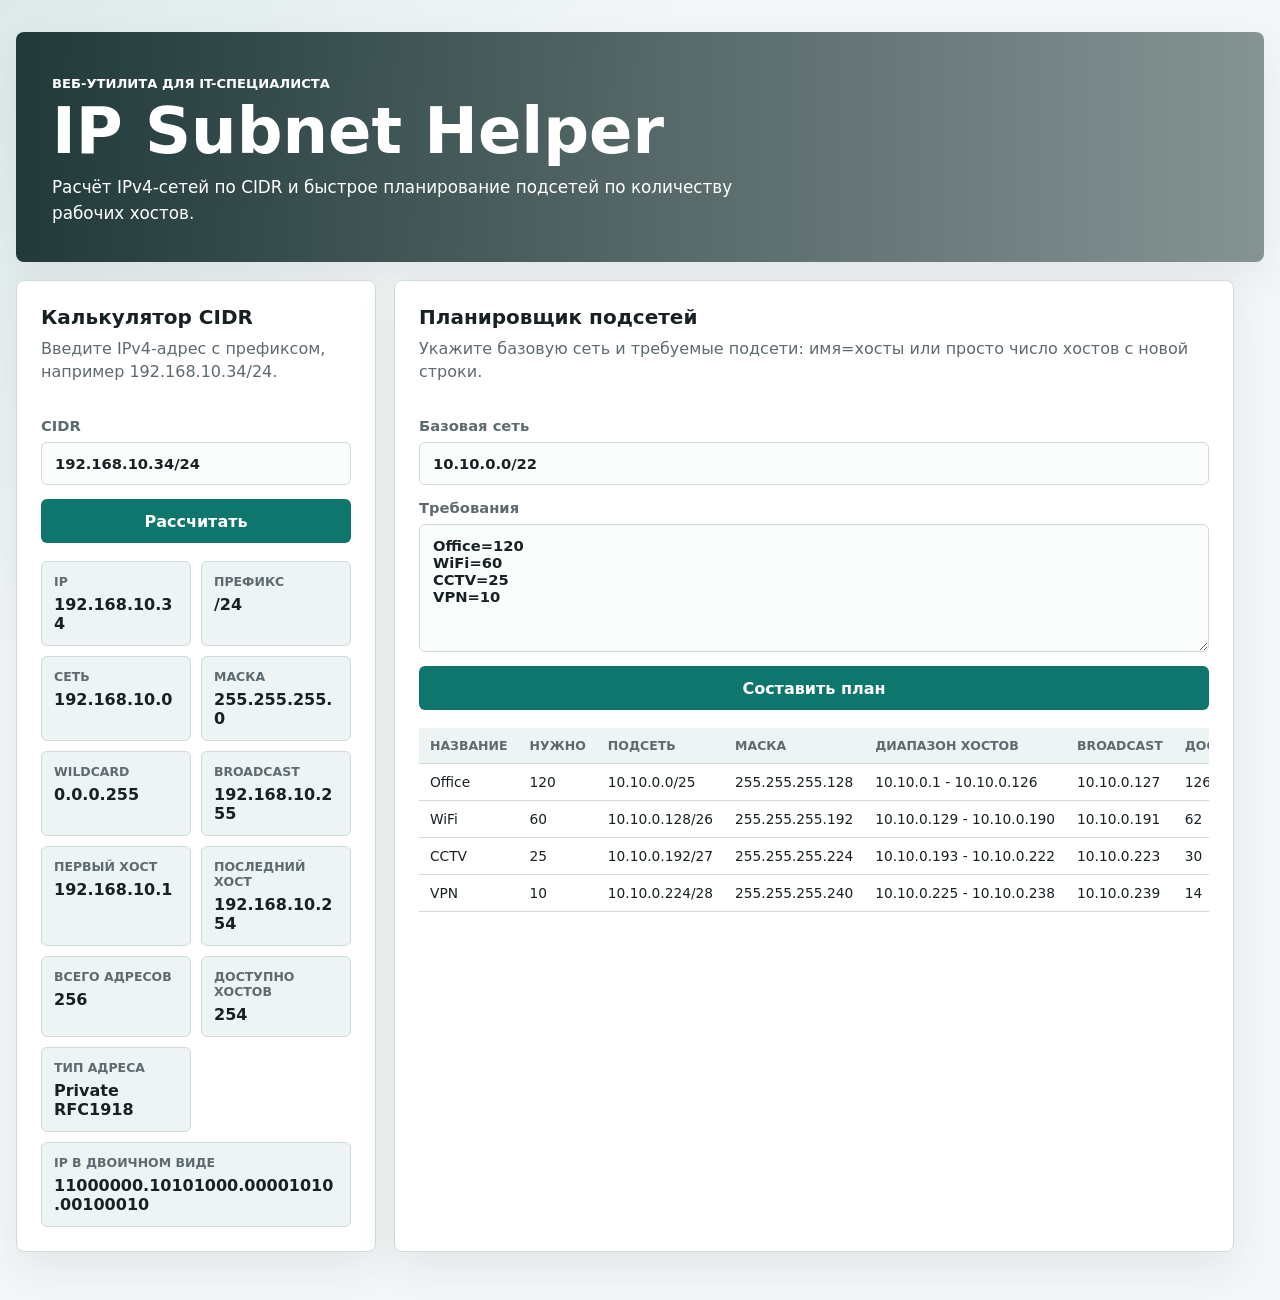
<file: task1_web_utility/index.html>
<!doctype html>
<html lang="ru">
  <head>
    <meta charset="UTF-8" />
    <meta name="viewport" content="width=device-width, initial-scale=1.0" />
    <title>IP Subnet Helper</title>
    <link rel="stylesheet" href="src/styles.css" />
  </head>
  <body>
    <main class="app-shell">
      <section class="hero">
        <div>
          <p class="eyebrow">Веб-утилита для IT-специалиста</p>
          <h1>IP Subnet Helper</h1>
          <p class="lead">
            Расчёт IPv4-сетей по CIDR и быстрое планирование подсетей по
            количеству рабочих хостов.
          </p>
        </div>
      </section>

      <section class="workspace">
        <article class="panel">
          <div class="panel-header">
            <div>
              <h2>Калькулятор CIDR</h2>
              <p>Введите IPv4-адрес с префиксом, например 192.168.10.34/24.</p>
            </div>
          </div>

          <form id="cidr-form" class="form-grid">
            <label>
              CIDR
              <input
                id="cidr-input"
                type="text"
                autocomplete="off"
                spellcheck="false"
                value="192.168.10.34/24"
              />
            </label>
            <button type="submit">Рассчитать</button>
          </form>

          <div id="cidr-error" class="status status-error" hidden></div>
          <div id="cidr-result" class="result-grid" aria-live="polite"></div>
        </article>

        <article class="panel">
          <div class="panel-header">
            <div>
              <h2>Планировщик подсетей</h2>
              <p>
                Укажите базовую сеть и требуемые подсети: имя=хосты или просто
                число хостов с новой строки.
              </p>
            </div>
          </div>

          <form id="planner-form" class="planner-form">
            <label>
              Базовая сеть
              <input
                id="base-network-input"
                type="text"
                autocomplete="off"
                spellcheck="false"
                value="10.10.0.0/22"
              />
            </label>
            <label>
              Требования
              <textarea id="requirements-input" rows="6" spellcheck="false">Office=120
WiFi=60
CCTV=25
VPN=10</textarea>
            </label>
            <button type="submit">Составить план</button>
          </form>

          <div id="planner-error" class="status status-error" hidden></div>
          <div id="planner-result" class="table-wrap" aria-live="polite"></div>
        </article>
      </section>
    </main>

    <script src="src/app.js"></script>
  </body>
</html>
</file>
<file: task1_web_utility/src/styles.css>
:root {
  --bg: #f4f7f8;
  --surface: #ffffff;
  --surface-muted: #eef3f4;
  --text: #172124;
  --muted: #5d6b70;
  --line: #cfdadd;
  --accent: #0f766e;
  --accent-strong: #0b5f59;
  --danger: #b42318;
  --danger-bg: #fff1f0;
  --shadow: 0 16px 40px rgba(23, 33, 36, 0.08);
}

* {
  box-sizing: border-box;
}

body {
  margin: 0;
  font-family:
    Inter, "Segoe UI", system-ui, -apple-system, BlinkMacSystemFont, sans-serif;
  color: var(--text);
  background:
    linear-gradient(135deg, rgba(15, 118, 110, 0.10), transparent 32rem),
    var(--bg);
}

button,
input,
textarea {
  font: inherit;
}

.app-shell {
  width: min(1280px, calc(100% - 32px));
  margin: 0 auto;
  padding: 32px 0 48px;
}

.hero {
  display: flex;
  align-items: end;
  min-height: 230px;
  padding: 36px;
  color: #ffffff;
  background:
    linear-gradient(90deg, rgba(13, 38, 38, 0.90), rgba(13, 38, 38, 0.48)),
    url("https://images.unsplash.com/photo-1558494949-ef010cbdcc31?auto=format&fit=crop&w=1600&q=80")
      center / cover;
  border-radius: 8px;
  box-shadow: var(--shadow);
}

.eyebrow {
  margin: 0 0 10px;
  font-size: 0.82rem;
  font-weight: 700;
  text-transform: uppercase;
  letter-spacing: 0;
}

h1,
h2,
p {
  margin-top: 0;
}

h1 {
  max-width: 760px;
  margin-bottom: 12px;
  font-size: clamp(2.4rem, 5vw, 4.6rem);
  line-height: 0.95;
  letter-spacing: 0;
}

.lead {
  max-width: 720px;
  margin-bottom: 0;
  font-size: 1.05rem;
  line-height: 1.55;
}

.workspace {
  display: grid;
  grid-template-columns: minmax(360px, 0.65fr) minmax(840px, 1.35fr);
  gap: 18px;
  margin-top: 18px;
}

.panel {
  min-width: 0;
  padding: 24px;
  background: var(--surface);
  border: 1px solid var(--line);
  border-radius: 8px;
  box-shadow: var(--shadow);
}

.panel-header {
  display: flex;
  justify-content: space-between;
  gap: 16px;
  margin-bottom: 18px;
}

.panel h2 {
  margin-bottom: 8px;
  font-size: 1.25rem;
}

.panel p {
  color: var(--muted);
  line-height: 1.45;
}

.form-grid,
.planner-form {
  display: grid;
  gap: 14px;
}

label {
  display: grid;
  gap: 8px;
  color: var(--muted);
  font-size: 0.92rem;
  font-weight: 700;
}

input,
textarea {
  width: 100%;
  min-width: 0;
  padding: 12px 13px;
  color: var(--text);
  background: #fbfcfc;
  border: 1px solid var(--line);
  border-radius: 6px;
  outline: none;
}

textarea {
  resize: vertical;
}

input:focus,
textarea:focus {
  border-color: var(--accent);
  box-shadow: 0 0 0 3px rgba(15, 118, 110, 0.14);
}

button {
  min-height: 44px;
  padding: 0 18px;
  color: #ffffff;
  font-weight: 800;
  background: var(--accent);
  border: 0;
  border-radius: 6px;
  cursor: pointer;
}

button:hover {
  background: var(--accent-strong);
}

.status {
  margin-top: 14px;
  padding: 12px 13px;
  border-radius: 6px;
  line-height: 1.45;
}

.status-error {
  color: var(--danger);
  background: var(--danger-bg);
  border: 1px solid rgba(180, 35, 24, 0.22);
}

.result-grid {
  display: grid;
  grid-template-columns: repeat(2, minmax(0, 1fr));
  gap: 10px;
  margin-top: 18px;
}

.metric {
  min-width: 0;
  padding: 12px;
  background: var(--surface-muted);
  border: 1px solid var(--line);
  border-radius: 6px;
}

.metric span {
  display: block;
  margin-bottom: 6px;
  color: var(--muted);
  font-size: 0.78rem;
  font-weight: 800;
  text-transform: uppercase;
  letter-spacing: 0;
}

.metric strong {
  display: block;
  overflow-wrap: anywhere;
  font-size: 1rem;
}

.metric-wide {
  grid-column: 1 / -1;
}

.table-wrap {
  margin-top: 18px;
  overflow-x: auto;
}

table {
  width: 100%;
  min-width: 760px;
  border-collapse: collapse;
  font-size: 0.86rem;
}

th,
td {
  padding: 10px 11px;
  text-align: left;
  border-bottom: 1px solid var(--line);
  white-space: nowrap;
}

th {
  color: var(--muted);
  font-size: 0.78rem;
  text-transform: uppercase;
  letter-spacing: 0;
  background: var(--surface-muted);
}

tbody tr:hover {
  background: #f8fbfb;
}

@media (max-width: 1240px) {
  .workspace {
    grid-template-columns: 1fr;
  }

  .hero {
    min-height: 260px;
    padding: 26px;
  }
}

@media (max-width: 560px) {
  .app-shell {
    width: min(100% - 22px, 1180px);
    padding-top: 16px;
  }

  .hero,
  .panel {
    padding: 18px;
  }

  .result-grid {
    grid-template-columns: 1fr;
  }
}
</file>
